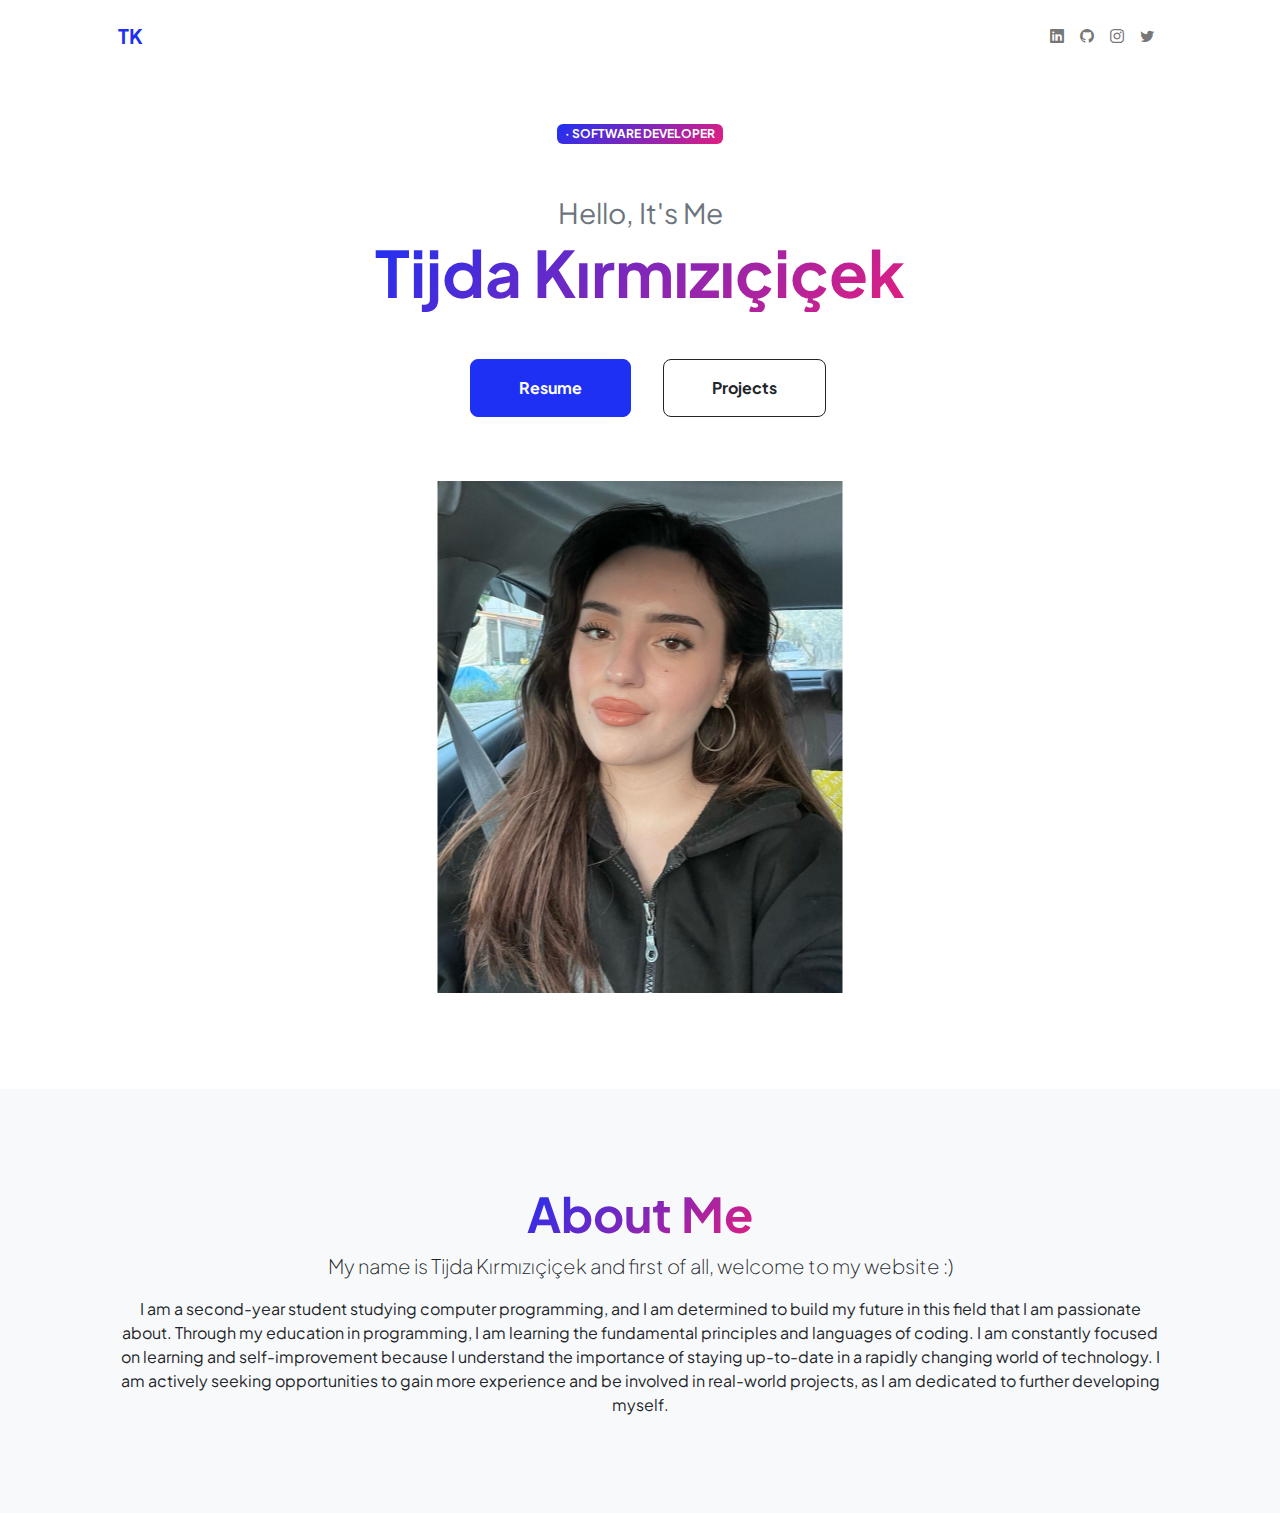
<file: index.html>
<!DOCTYPE html>
<html lang="en">
    <head>
        <meta charset="utf-8" />
        <meta name="viewport" content="width=device-width, initial-scale=1, shrink-to-fit=no" />
        <meta name="description" content="" />
        <meta name="author" content="" />
        <title>Tijda Kırmızıçiçek</title>
        <!-- Favicon-->
        <link rel="icon" type="image/x-icon" href="assets/logo.png" />
        <!-- Custom Google font-->
        <link rel="preconnect" href="https://fonts.googleapis.com" />
        <link rel="preconnect" href="https://fonts.gstatic.com" crossorigin />
        <link href="https://fonts.googleapis.com/css2?family=Plus+Jakarta+Sans:wght@100;200;300;400;500;600;700;800;900&amp;display=swap" rel="stylesheet" />
        <!-- Bootstrap icons-->
        <link href="https://cdn.jsdelivr.net/npm/bootstrap-icons@1.8.1/font/bootstrap-icons.css" rel="stylesheet" />
        <!-- Core theme CSS (includes Bootstrap)-->
        <link href="css/styles.css" rel="stylesheet" />
    </head>
    <body class="d-flex flex-column h-100">
        <main class="flex-shrink-0">
            <!-- Navigation-->
            <nav class="navbar navbar-expand-lg navbar-light bg-white py-3">
                <div class="container px-5">
                    <a class="navbar-brand" href="index.html"><span class="fw-bolder text-primary">TK</span></a>
                    <button class="navbar-toggler" type="button" data-bs-toggle="collapse" data-bs-target="#navbarSupportedContent" aria-controls="navbarSupportedContent" aria-expanded="false" aria-label="Toggle navigation"><span class="navbar-toggler-icon"></span></button>
                    <div class="collapse navbar-collapse" id="navbarSupportedContent">
                        <ul class="navbar-nav ms-auto mb-2 mb-lg-0 small fw-bolder">
                            <li class="nav-item"><a class="nav-link" href="https://www.linkedin.com/in/tijda-k%C4%B1rm%C4%B1z%C4%B1%C3%A7i%C3%A7ek-758a462a2/?originalSubdomain=tr"><i class="bi bi-linkedin"></i></a</li>
                                <li class="nav-item"><a class="nav-link" href="https://github.com/tijdakirmizicicek"><i class="bi bi-github"></i></a</li>
                                <li class="nav-item"><a class="nav-link" href="https://instagram.com/tijdakirmizicicek"><i class="bi bi-instagram"></i></a</li>
                                <li class="nav-item"><a class="nav-link" href="https://twitter.com/tkirmizicicek"><i class="bi bi-twitter"></i></a</li>
                                
                        </ul>        
                    </div>
                </div>
            </nav>
            <!-- Header-->
            <header class="py-5">
                <div class="container px-5 pb-5">
                    <div class="row gx-5 align-items-center">
                        <div class="col-xxl-5">
                            <!-- Header text content-->
                            <div class="text-center text-xxl-start">
                                <div class="badge bg-gradient-primary-to-secondary text-white mb-5"><div class="text-uppercase"> &middot; Software Developer</div></div>
                                <div class="fs-3  text-muted">Hello, It's Me</div>
                                <h1 class="display-3 fw-bolder mb-5"><span class="text-gradient d-inline">Tijda Kırmızıçiçek</span></h1>
                                <div class="d-grid gap-3 d-sm-flex justify-content-sm-center justify-content-xxl-start mb-3">
                                    <a class="btn btn-primary btn-lg px-5 py-3 me-sm-3 fs-6 fw-bolder" href="resume.html">Resume</a>
                                    <a class="btn btn-outline-dark btn-lg px-5 py-3 fs-6 fw-bolder" href="projects.html">Projects</a>
                                </div>
                                
                            </div>
                        </div>
                        <div class="col-xxl-7">
                            <!-- Header profile picture-->
                            <div class="d-flex justify-content-center mt-5 mt-xxl-0">
                                <div class="profile ">
                                    <!-- TIP: For best results, use a photo with a transparent background like the demo example below-->
                                    <!-- Watch a tutorial on how to do this on YouTube (link)-->
                                    <img class="profile-img" src="assets/profile.jpg" alt="..." />
                                    
                            
                        </div>
                    </div>
                </div>
            </header>
            <!-- About Section-->
            <section class="bg-light py-5">
                <div class="container px-5">
                    <div class="row gx-5 justify-content-center">
                        <div class="col-xxl-8">
                            <div class="text-center my-5">
                                <h2 class="display-5 fw-bolder"><span class="text-gradient d-inline">About Me</span></h2>
                                <p class="lead fw-light mb-8">My name is Tijda Kırmızıçiçek and first of all, welcome to my website :) </p>
                                <p>I am a second-year student studying computer programming,
                                    and I am determined to build my future in this field that I am passionate about. 
                                    Through my education in programming, I am learning the fundamental principles and languages of coding. 
                                    I am constantly focused on learning and self-improvement because I understand the importance of staying 
                                    up-to-date in a rapidly changing world of technology. I am actively seeking opportunities to gain more experience and be 
                                    involved in real-world projects, as I am dedicated to further developing myself.</p>
                                
                            </div>
                        </div>
                    </div>
                </div>
            </section>
        </main>
        <!-- Footer-->
       
        <!-- Bootstrap core JS-->
        <script src="https://cdn.jsdelivr.net/npm/bootstrap@5.2.3/dist/js/bootstrap.bundle.min.js"></script>
        <!-- Core theme JS-->
        <script src="js/scripts.js"></script>
    </body>
</html>
</file>
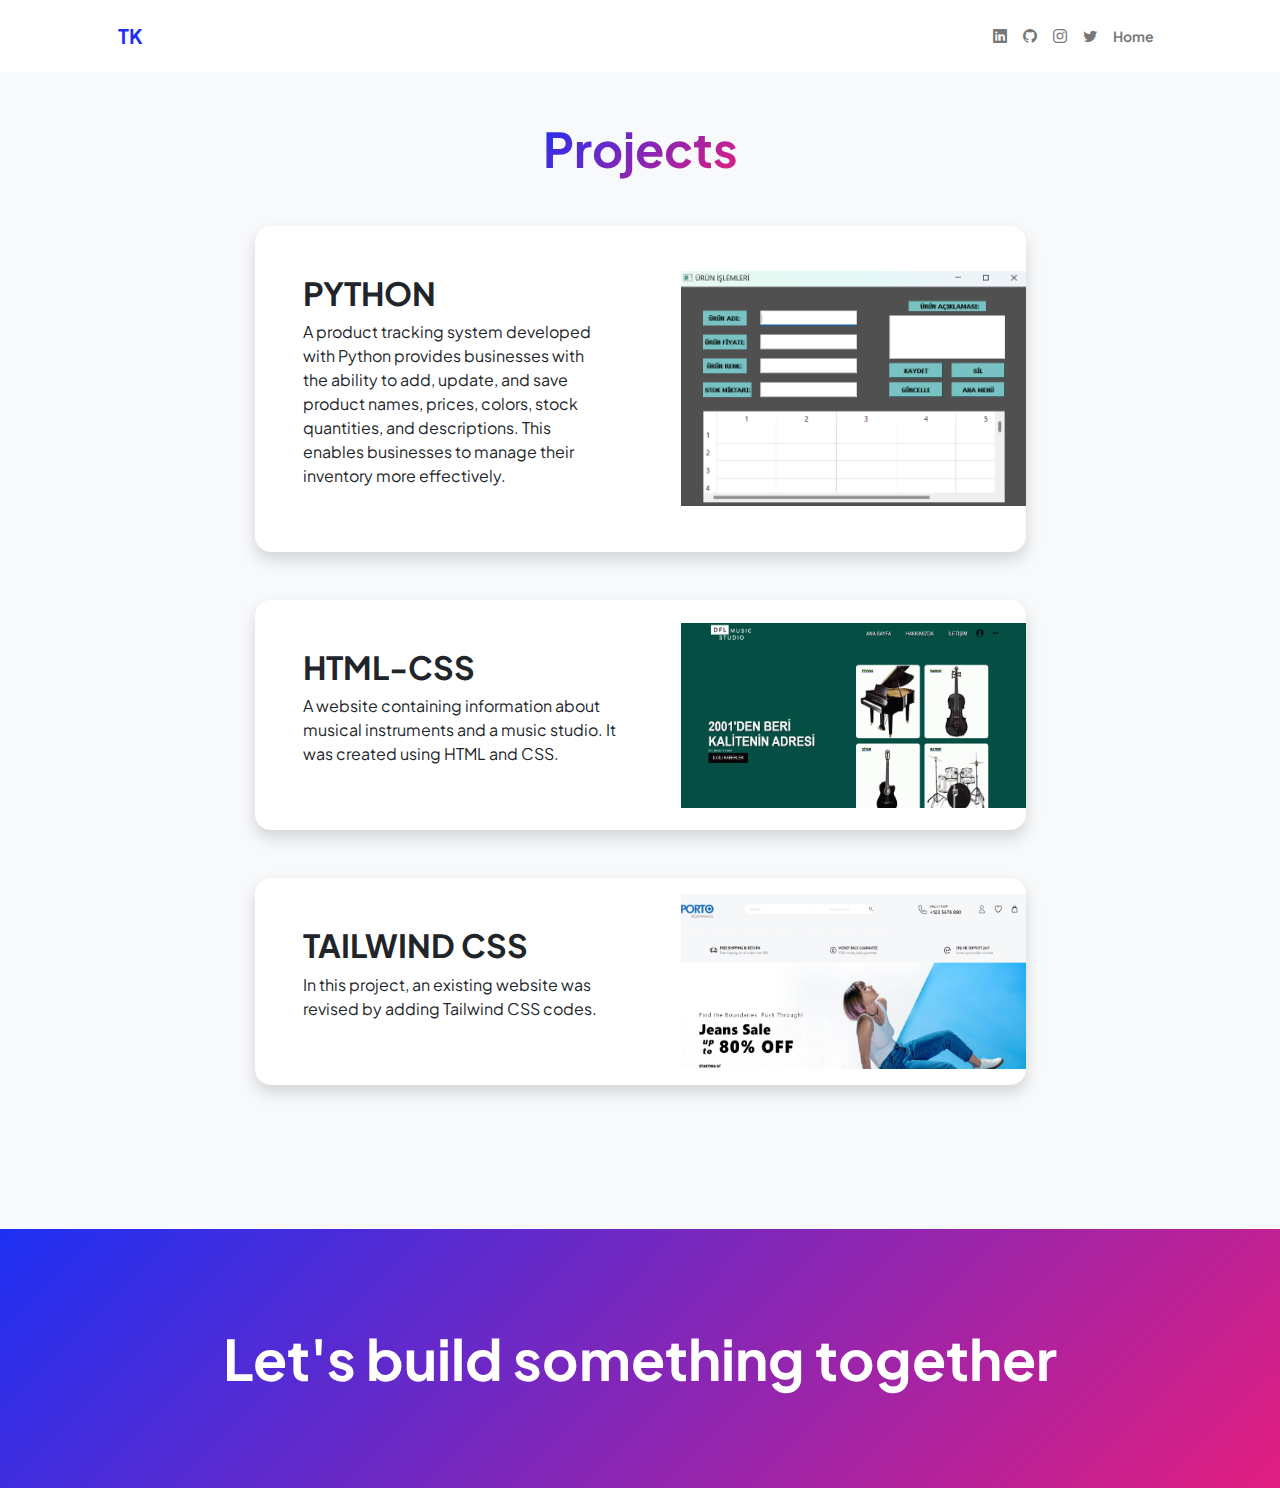
<file: projects.html>
<!DOCTYPE html>
<html lang="en">
    <head>
        <meta charset="utf-8" />
        <meta name="viewport" content="width=device-width, initial-scale=1, shrink-to-fit=no" />
        <meta name="description" content="" />
        <meta name="author" content="" />
        <title>Tijda Kırmızıçiçek</title>
        <!-- Favicon-->
        <link rel="icon" type="image/x-icon" href="assets/logo.png" />
        <!-- Custom Google font-->
        <link rel="preconnect" href="https://fonts.googleapis.com" />
        <link rel="preconnect" href="https://fonts.gstatic.com" crossorigin />
        <link href="https://fonts.googleapis.com/css2?family=Plus+Jakarta+Sans:wght@100;200;300;400;500;600;700;800;900&amp;display=swap" rel="stylesheet" />
        <!-- Bootstrap icons-->
        <link href="https://cdn.jsdelivr.net/npm/bootstrap-icons@1.8.1/font/bootstrap-icons.css" rel="stylesheet" />
        <!-- Core theme CSS (includes Bootstrap)-->
        <link href="css/styles.css" rel="stylesheet" />
    </head>
    <body class="d-flex flex-column h-100 bg-light">
        <main class="flex-shrink-0">
            <!-- Navigation-->
            <nav class="navbar navbar-expand-lg navbar-light bg-white py-3">
                <div class="container px-5">
                    <a class="navbar-brand" href="index.html"><span class="fw-bolder text-primary">TK</span></a>
                    <button class="navbar-toggler" type="button" data-bs-toggle="collapse" data-bs-target="#navbarSupportedContent" aria-controls="navbarSupportedContent" aria-expanded="false" aria-label="Toggle navigation"><span class="navbar-toggler-icon"></span></button>
                    <div class="collapse navbar-collapse" id="navbarSupportedContent">
                        <ul class="navbar-nav ms-auto mb-2 mb-lg-0 small fw-bolder">
                            <li class="nav-item"><a class="nav-link" href="https://www.linkedin.com/in/tijda-k%C4%B1rm%C4%B1z%C4%B1%C3%A7i%C3%A7ek-758a462a2/?originalSubdomain=tr"><i class="bi bi-linkedin"></i></a</li>
                            <li class="nav-item"><a class="nav-link" href="https://github.com/tijdakirmizicicek"><i class="bi bi-github"></i></a</li>
                            <li class="nav-item"><a class="nav-link" href="https://instagram.com/tijdakirmizicicek"><i class="bi bi-instagram"></i></a</li>
                            <li class="nav-item"><a class="nav-link" href="https://twitter.com/tkirmizicicek"><i class="bi bi-twitter"></i></a</li>
                            <li class="nav-item"><a class="nav-link" href="index.html">Home</a></li>
                        </ul>
                    </div>
                </div>
            </nav>
            <!-- Projects Section-->
            <section class="py-5">
                <div class="container px-5 mb-5">
                    <div class="text-center mb-5">
                        <h1 class="display-5 fw-bolder mb-0"><span class="text-gradient d-inline">Projects</span></h1>
                    </div>
                    <div class="row gx-5 justify-content-center">
                        <div class="col-lg-11 col-xl-9 col-xxl-8">
                            <!-- Project Card 1-->
                            <div class="card overflow-hidden shadow rounded-4 border-0 mb-5">
                                <div class="card-body p-0">
                                    <div class="d-flex align-items-center">
                                        <div class="p-5">
                                            <h2 class="fw-bolder ">PYTHON</h2>
                                            <p>
                                                A product tracking system developed with Python provides businesses with the ability to add, update, and save product names, prices, colors, stock quantities, and descriptions. This enables businesses to manage their inventory more effectively.</p>
                                        </div>
                                        <img class="img-fluid" src="assets/stok.png" style="width: 400px;height: 235px;margin-left: 25px;" alt="..." />
                                    </div>
                                </div>
                            </div>
                            <!-- Project Card 2-->
                            <div class="card overflow-hidden shadow rounded-4 border-0 mb-5">
                                <div class="card-body p-0">
                                    <div class="d-flex align-items-center">
                                        <div class="p-5">
                                            <h2 class="fw-bolder">HTML-CSS</h2>
                                            <p>A website containing information about musical instruments and a music studio. It was created using HTML and CSS.</p>
                                        </div>
                                        <img class="img-fluid" src="assets/dfl.png"  style="width: 345px;height: 185px;margin-left: 15px;"alt="..." />
                                    </div>
                                </div>
                            </div>
                            <div class="card overflow-hidden shadow rounded-4 border-0 mb-5">
                                <div class="card-body p-0">
                                    <div class="d-flex align-items-center">
                                        <div class="p-5">
                                            <h2 class="fw-bolder">TAILWIND CSS</h2>
                                            <p>In this project, an existing website was revised by adding Tailwind CSS codes.</p>
                                        </div>
                                        <img class="img-fluid" src="assets/twc.png"  style="width: 345px;height: 175px;margin-left: 25px;" alt="..." />
                                    </div>
                                </div>
                            </div>
                        </div>
                    </div>
                </div>
            </section>
            <!-- Call to action section-->
            <section class="py-5 bg-gradient-primary-to-secondary text-white">
                <div class="container px-5 my-5">
                    <div class="text-center">
                        <h2 class="display-4 fw-bolder mb-4">Let's build something together</h2>
                        
                    </div>
                </div>
            </section>
        </main>
       
        <!-- Bootstrap core JS-->
        <script src="https://cdn.jsdelivr.net/npm/bootstrap@5.2.3/dist/js/bootstrap.bundle.min.js"></script>
        <!-- Core theme JS-->
        <script src="js/scripts.js"></script>
    </body>
</html>
</file>
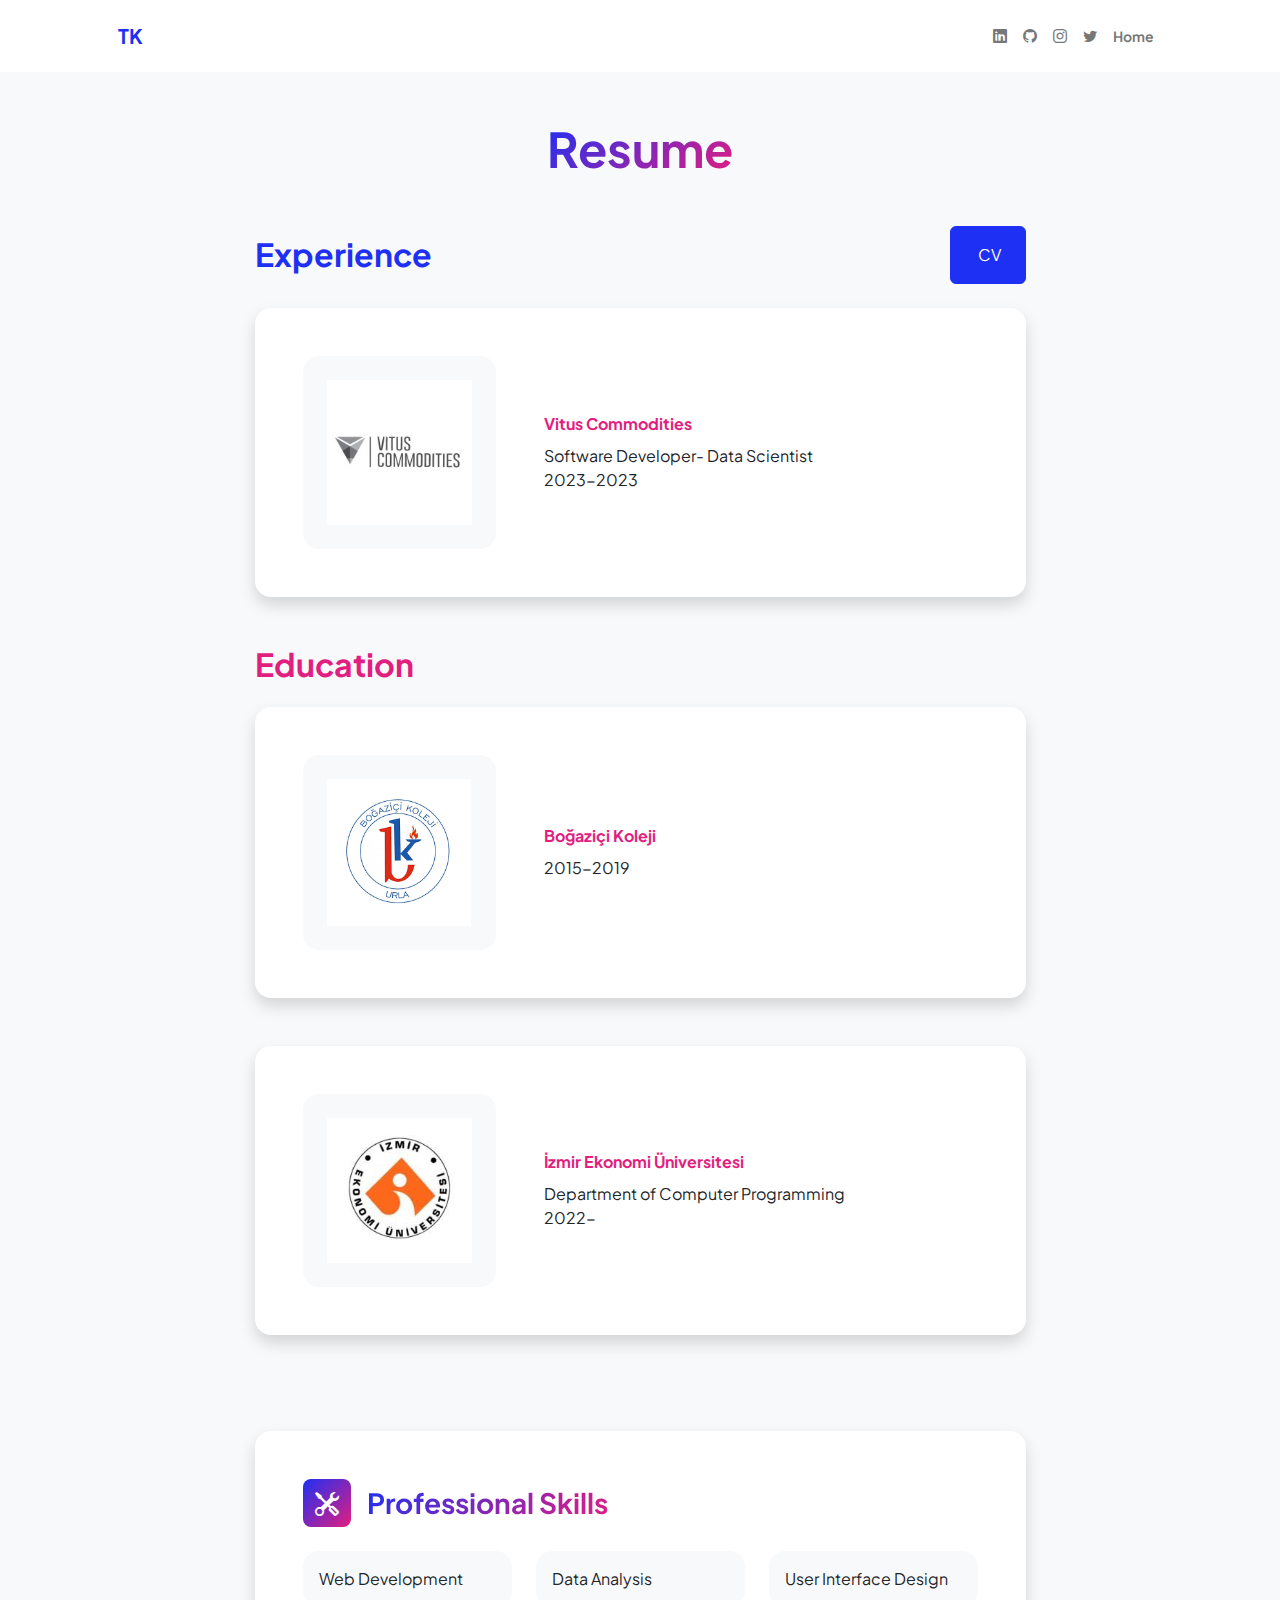
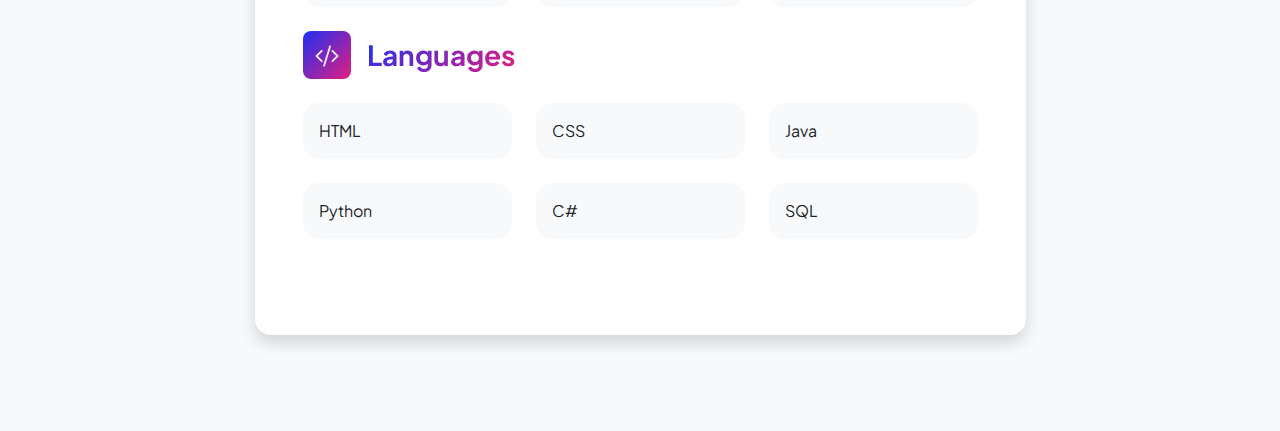
<file: resume.html>
<!DOCTYPE html>
<html lang="en">
    <head>
        <meta charset="utf-8" />
        <meta name="viewport" content="width=device-width, initial-scale=1, shrink-to-fit=no" />
        <meta name="description" content="" />
        <meta name="author" content="" />
        <title>Tijda Kırmızıçiçek</title>
        <!-- Favicon-->
        <link rel="icon" type="image/x-icon" href="assets/logo.png" />
        <!-- Custom Google font-->
        <link rel="preconnect" href="https://fonts.googleapis.com" />
        <link rel="preconnect" href="https://fonts.gstatic.com" crossorigin />
        <link href="https://fonts.googleapis.com/css2?family=Plus+Jakarta+Sans:wght@100;200;300;400;500;600;700;800;900&amp;display=swap" rel="stylesheet" />
        <!-- Bootstrap icons-->
        <link href="https://cdn.jsdelivr.net/npm/bootstrap-icons@1.8.1/font/bootstrap-icons.css" rel="stylesheet" />
        <!-- Core theme CSS (includes Bootstrap)-->
        <link href="css/styles.css" rel="stylesheet" />
    </head>
    <body class="d-flex flex-column h-100 bg-light">
        <main class="flex-shrink-0">
            <!-- Navigation-->
            <nav class="navbar navbar-expand-lg navbar-light bg-white py-3">
                <div class="container px-5">
                    <a class="navbar-brand" href="index.html"><span class="fw-bolder text-primary">TK</span></a>
                    <button class="navbar-toggler" type="button" data-bs-toggle="collapse" data-bs-target="#navbarSupportedContent" aria-controls="navbarSupportedContent" aria-expanded="false" aria-label="Toggle navigation"><span class="navbar-toggler-icon"></span></button>
                    <div class="collapse navbar-collapse" id="navbarSupportedContent">
                        <ul class="navbar-nav ms-auto mb-2 mb-lg-0 small fw-bolder">
                            <li class="nav-item"><a class="nav-link" href="https://www.linkedin.com/in/tijda-k%C4%B1rm%C4%B1z%C4%B1%C3%A7i%C3%A7ek-758a462a2/?originalSubdomain=tr"><i class="bi bi-linkedin"></i></a</li>
                            <li class="nav-item"><a class="nav-link" href="https://github.com/tijdakirmizicicek"><i class="bi bi-github"></i></a</li>
                            <li class="nav-item"><a class="nav-link" href="https://instagram.com/tijdakirmizicicek"><i class="bi bi-instagram"></i></a</li>
                            <li class="nav-item"><a class="nav-link" href="https://twitter.com/tkirmizicicek"><i class="bi bi-twitter"></i></a</li>
                            <li class="nav-item"><a class="nav-link" href="index.html">Home</a></li>
                        </ul>
                    </div>
                </div>
            </nav>
            <!-- Page Content-->
            <div class="container px-5 my-5">
                <div class="text-center mb-5">
                    <h1 class="display-5 fw-bolder mb-0"><span class="text-gradient d-inline">Resume</span></h1>
                </div>
                <div class="row gx-5 justify-content-center">
                    <div class="col-lg-11 col-xl-9 col-xxl-8">
                        <!-- Experience Section-->
                        <section>
                            <div class="d-flex align-items-center justify-content-between mb-4">
                                <h2 class="text-primary fw-bolder mb-0">Experience</h2>
                                <!-- Download resume button-->
                                <!-- Note: Set the link href target to a PDF file within your project-->
                                <a class="btn btn-primary px-4 py-3" href="cv.pdf">
                                    <div class="d-inline-block"></div>
                                    CV
                                </a>
                            </div>
                            <!-- Experience Card 1-->
                            <div class="card shadow border-0 rounded-4 mb-5">
                                <div class="card-body p-5">
                                    <div class="row align-items-center gx-5">
                                        <div class="col text-center text-lg-start mb-4 mb-lg-0">
                                            <div class="bg-light p-4 rounded-4">
                                                <img class="img-fluid" src="assets/vitus_commodities_logo.jpeg" alt="...">
                                            </div>
                                        </div>
                                        <div class="col-lg-8">
                                            <div class="text-secondary fw-bolder mb-2">Vitus Commodities</div>   
                                            <div>Software Developer- Data Scientist</div>
                                            <div>2023-2023</div>
                                        </div>

                                        
                                </div>
                            </div>
          
                        </section>
                        <!-- Education Section-->
                        <section>
                            <h2 class="text-secondary fw-bolder mb-4">Education</h2>
                            <!-- Education Card 1-->
                            <div class="card shadow border-0 rounded-4 mb-5">
                                <div class="card-body p-5">
                                    <div class="row align-items-center gx-5">
                                        <div class="col text-center text-lg-start mb-4 mb-lg-0">
                                            <div class="bg-light p-4 rounded-4">
                                                <img class="img-fluid" src="assets/bogazici.png" alt="...">
                                            </div>
                                        </div>
                                        <div class="col-lg-8">
                                        
                                            <div class="text-secondary fw-bolder mb-2">Boğaziçi Koleji</div>   
                                            <div>2015-2019</div>
                                        </div>
                                     </div>
                                 </div>
                            </div>
                            
                            <!-- Education Card 2-->
                            <div class="card shadow border-0 rounded-4 mb-5">
                                <div class="card-body p-5">
                                    <div class="row align-items-center gx-5">
                                        <div class="col text-center text-lg-start mb-4 mb-lg-0">
                                            <div class="bg-light p-4 rounded-4">
                                                <img class="img-fluid" src="assets/ekonomi.jpeg" alt="...">
                                            </div>
                                        </div>
                                        <div class="col-lg-8">
                                            <div class="text-secondary fw-bolder mb-2">İzmir Ekonomi Üniversitesi</div>   
                                            <div>Department of Computer Programming</div>
                                            <div>2022-</div>
                                        </div>
                                        
                                </div>
                            </div>
                        </section>
                        <!-- Divider-->
                        <div class="pb-5"></div>
                        <!-- Skills Section-->
                        <section>
                            <!-- Skillset Card-->
                            <div class="card shadow border-0 rounded-4 mb-5">
                                <div class="card-body p-5">
                                    <!-- Professional skills list-->
                                    <div class="mb-5">
                                        <div class="d-flex align-items-center mb-4">
                                            <div class="feature bg-primary bg-gradient-primary-to-secondary text-white rounded-3 me-3"><i class="bi bi-tools"></i></div>
                                            <h3 class="fw-bolder mb-0"><span class="text-gradient d-inline">Professional Skills</span></h3>
                                        </div>
                                        <div class="row row-cols-1 row-cols-md-3 mb-4">
                                            <div class="col mb-4 mb-md-0"><div class="d-flex align-items-center bg-light rounded-4 p-3 h-100">Web Development</div></div>
                                            <div class="col mb-4 mb-md-0"><div class="d-flex align-items-center bg-light rounded-4 p-3 h-100">Data Analysis</div></div>
                                            <div class="col"><div class="d-flex align-items-center bg-light rounded-4 p-3 h-100">User Interface Design</div></div>
                                        </div>
                                       
                                    <!-- Languages list-->
                                    <div class="mb-0">
                                        <div class="d-flex align-items-center mb-4">
                                            <div class="feature bg-primary bg-gradient-primary-to-secondary text-white rounded-3 me-3"><i class="bi bi-code-slash"></i></div>
                                            <h3 class="fw-bolder mb-0"><span class="text-gradient d-inline">Languages</span></h3>
                                        </div>
                                        <div class="row row-cols-1 row-cols-md-3 mb-4">
                                            <div class="col mb-4 mb-md-0"><div class="d-flex align-items-center bg-light rounded-4 p-3 h-100">HTML</div></div>
                                            <div class="col mb-4 mb-md-0"><div class="d-flex align-items-center bg-light rounded-4 p-3 h-100">CSS</div></div>
                                            <div class="col"><div class="d-flex align-items-center bg-light rounded-4 p-3 h-100">Java</div></div>
                                        </div>
                                        <div class="row row-cols-1 row-cols-md-3">
                                            <div class="col mb-4 mb-md-0"><div class="d-flex align-items-center bg-light rounded-4 p-3 h-100">Python</div></div>
                                            <div class="col mb-4 mb-md-0"><div class="d-flex align-items-center bg-light rounded-4 p-3 h-100">C#</div></div>
                                            <div class="col"><div class="d-flex align-items-center bg-light rounded-4 p-3 h-100">SQL</div></div>
                                        </div>
                                    </div>
                                </div>
                            </div>
                        </section>
                    </div>
                </div>
            </div>
        </main>
        
        <!-- Bootstrap core JS-->
        <script src="https://cdn.jsdelivr.net/npm/bootstrap@5.2.3/dist/js/bootstrap.bundle.min.js"></script>
        <!-- Core theme JS-->
        <script src="js/scripts.js"></script>
    </body>
</html>
</file>
